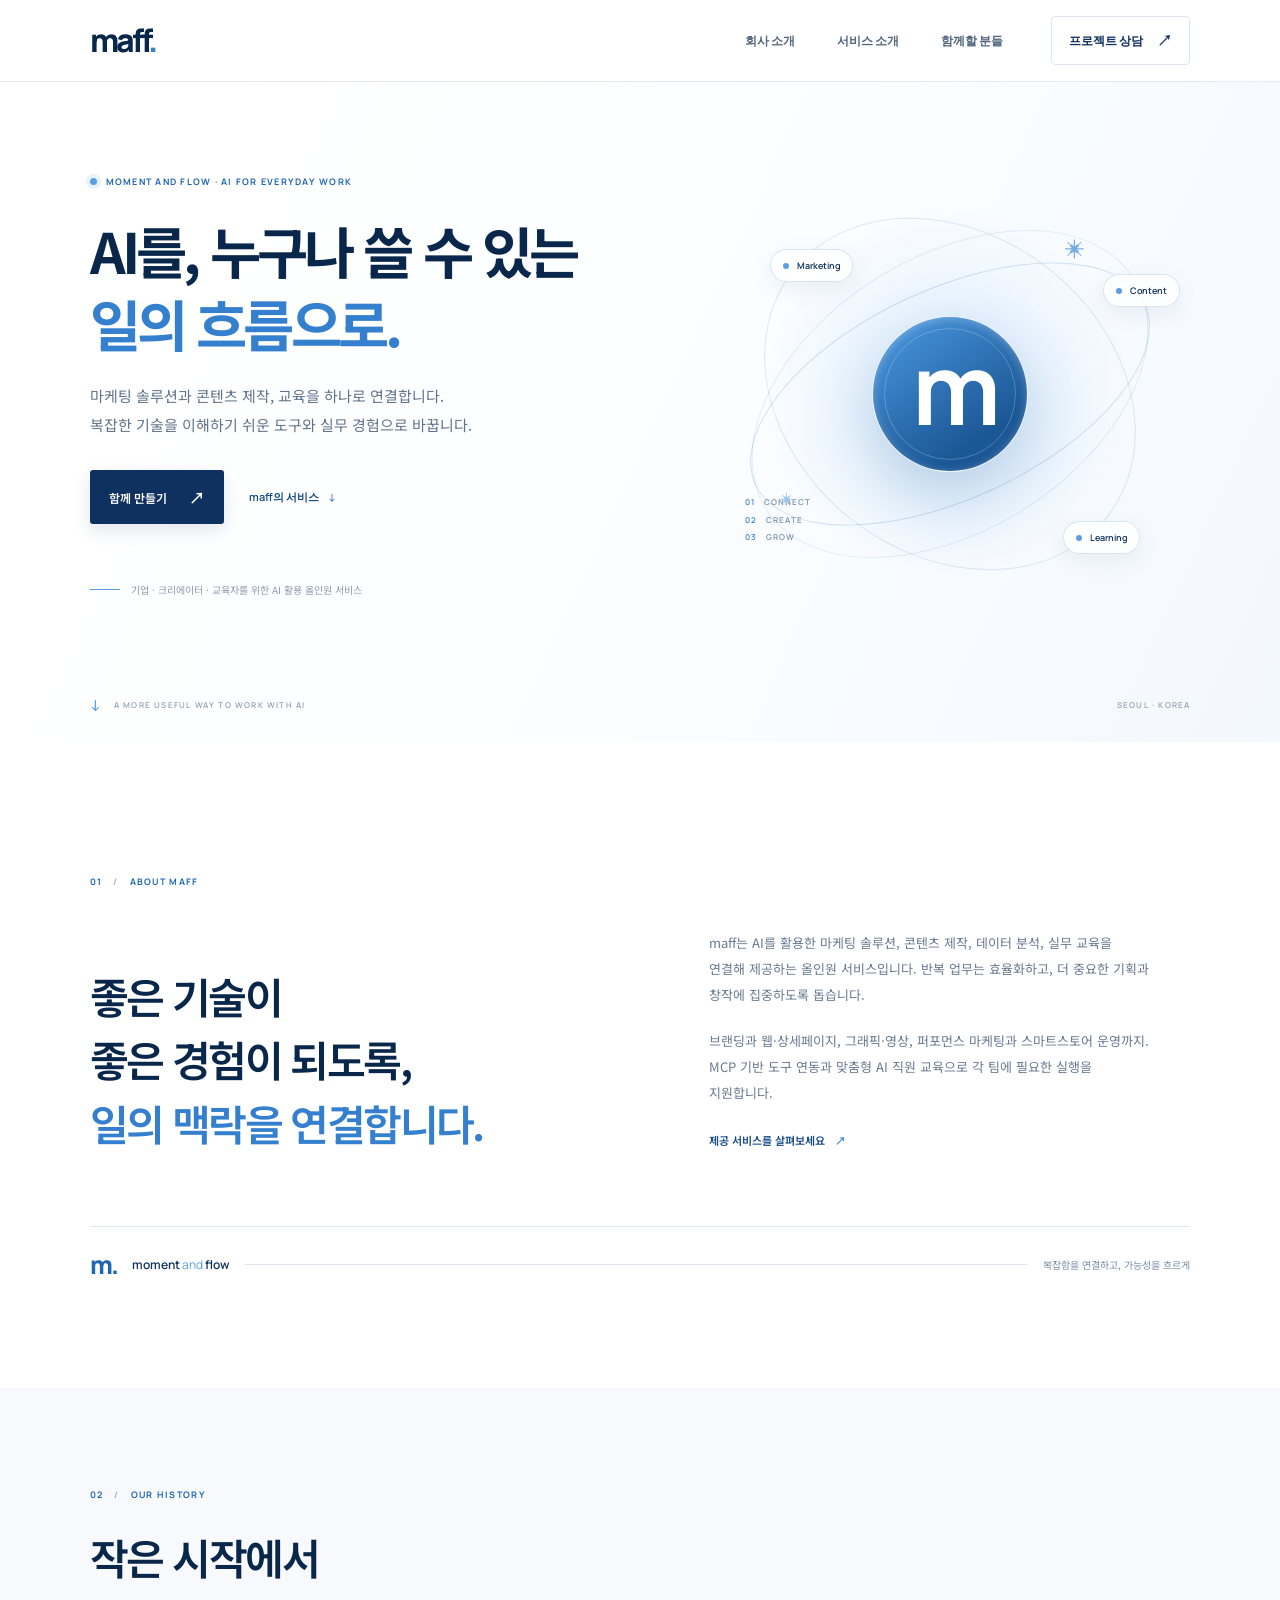
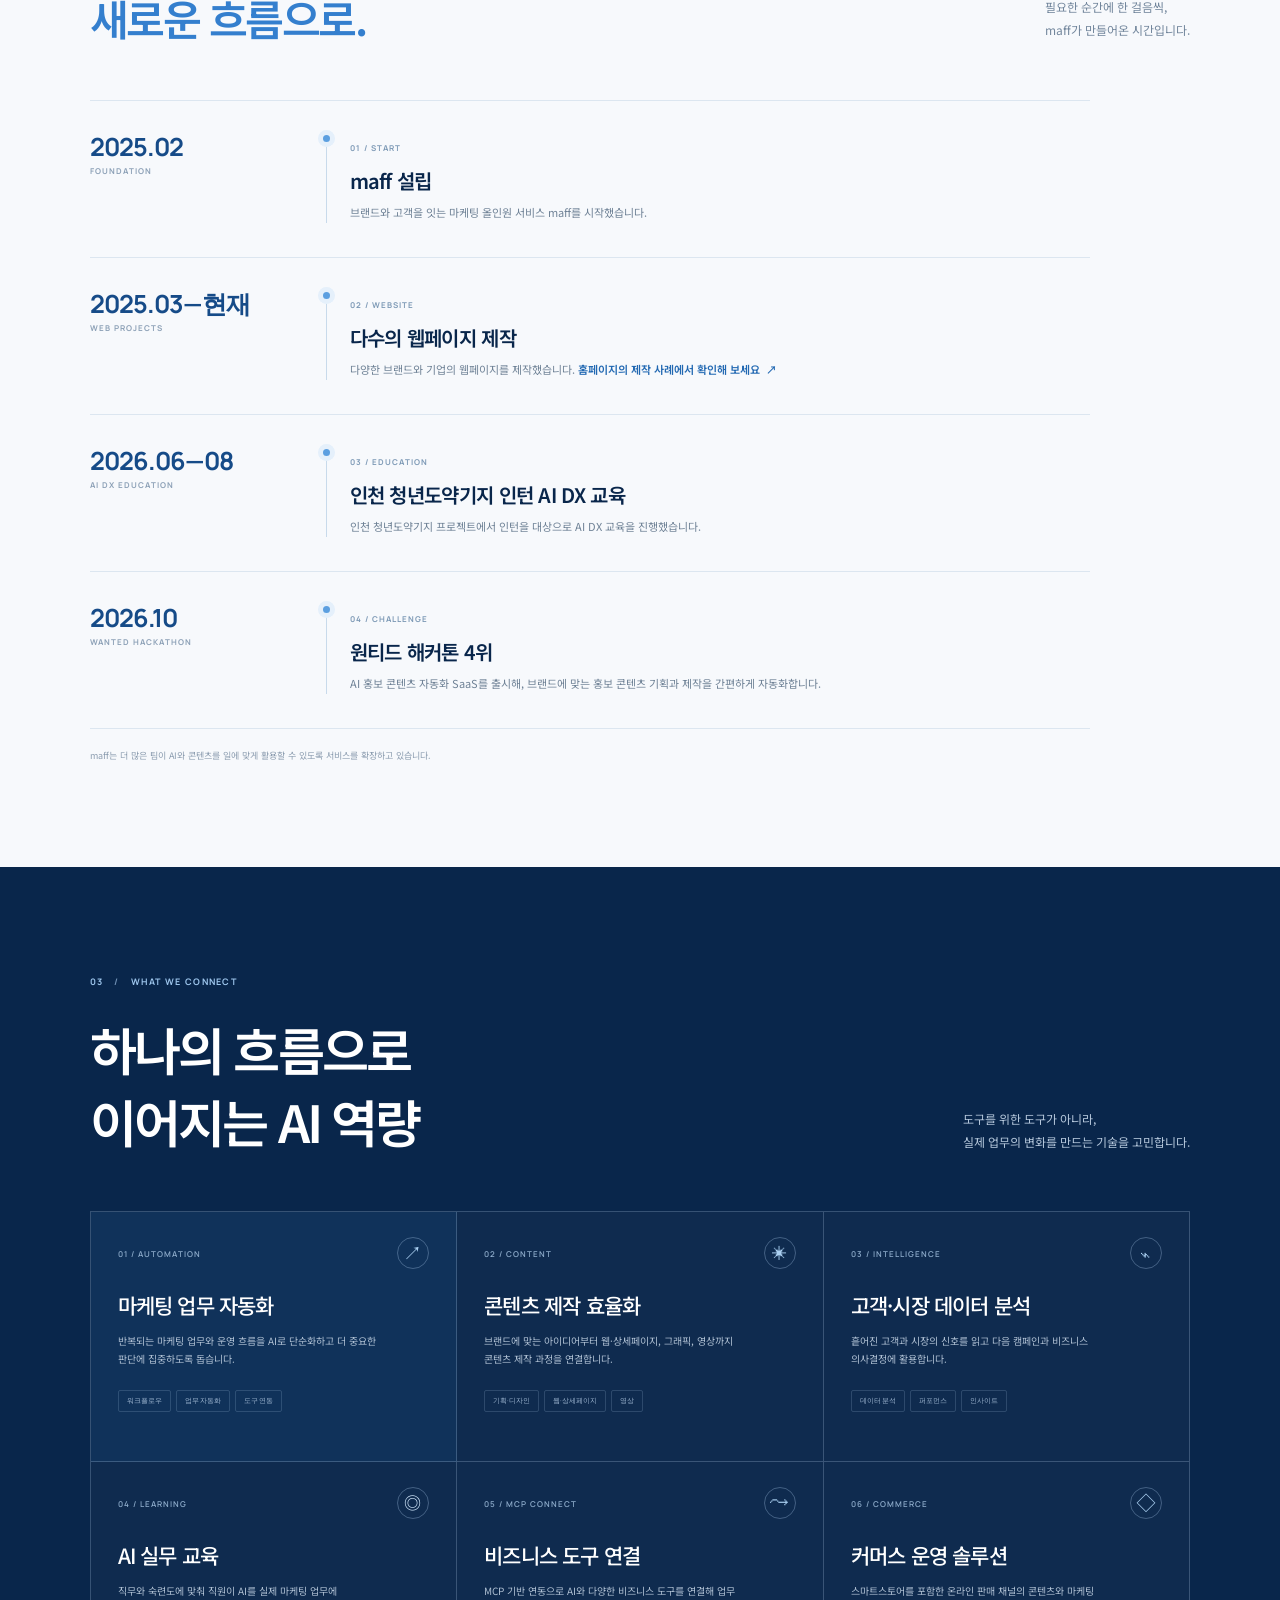
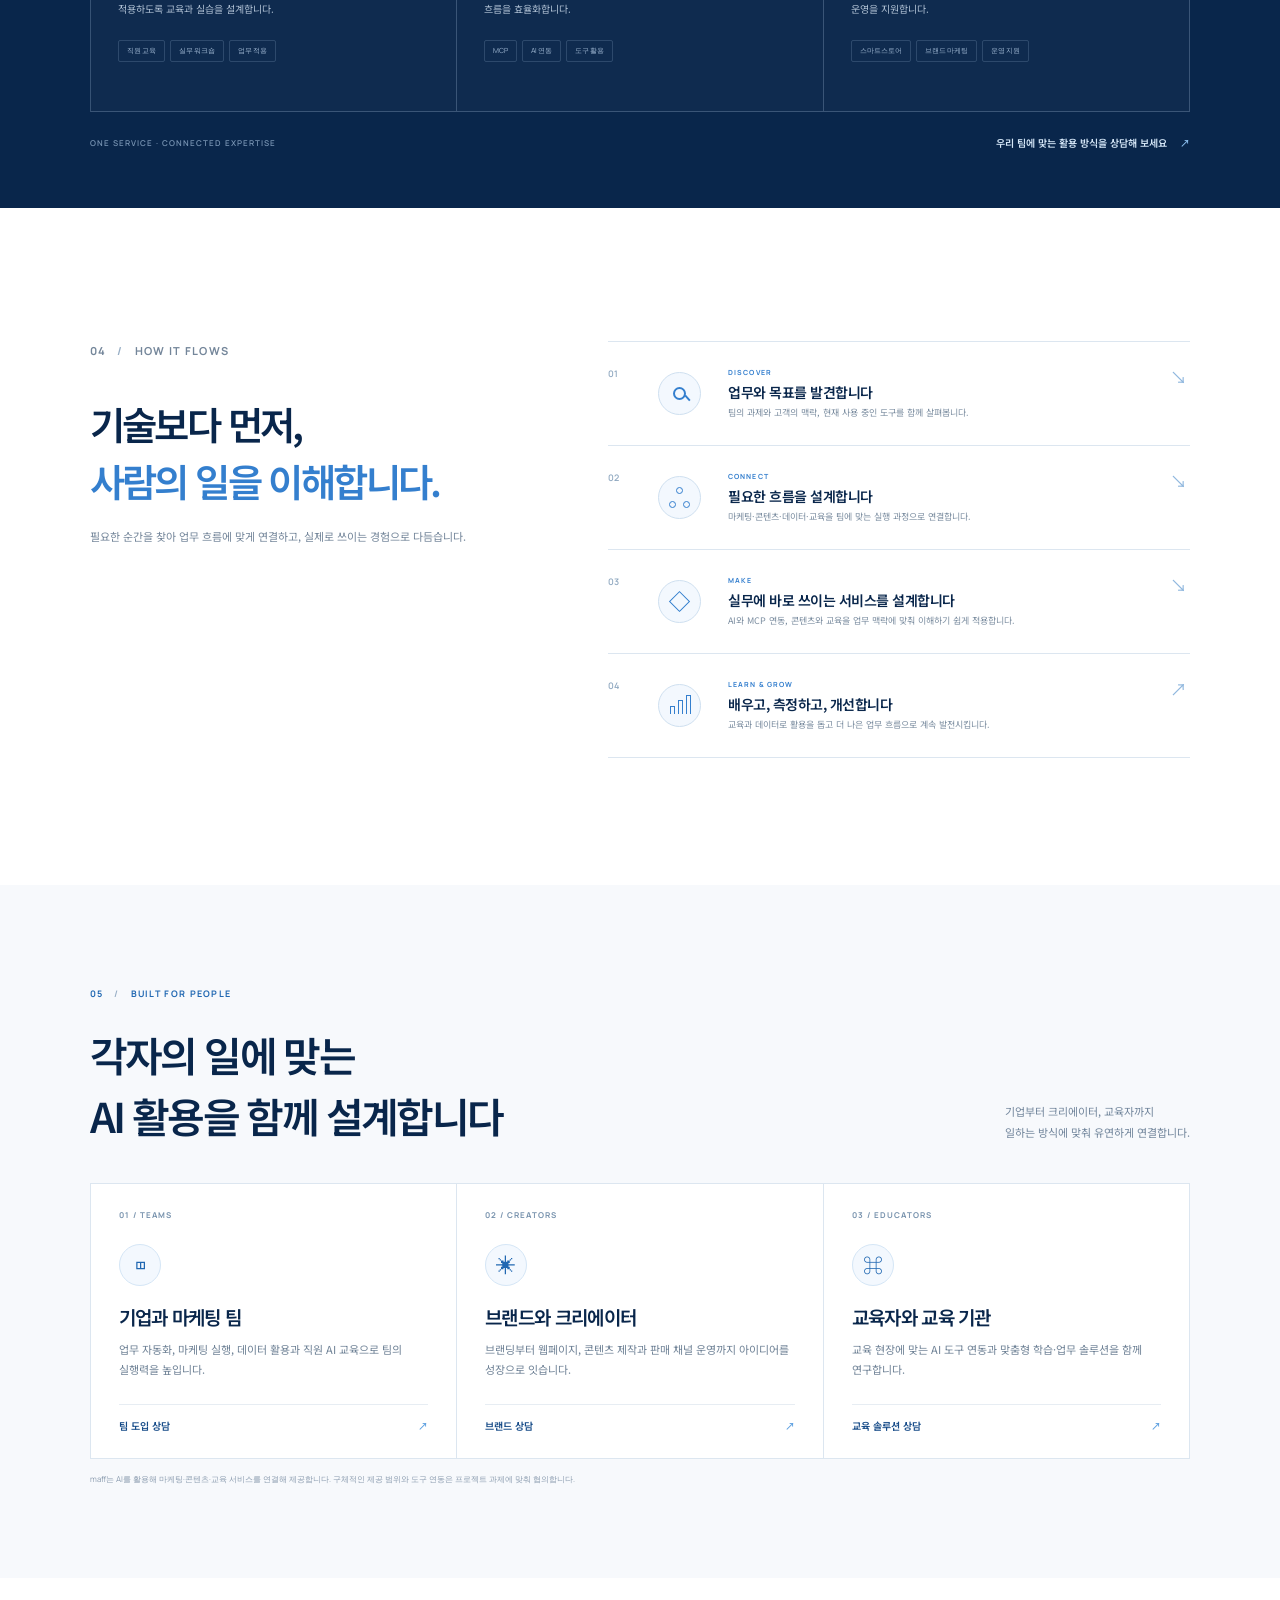
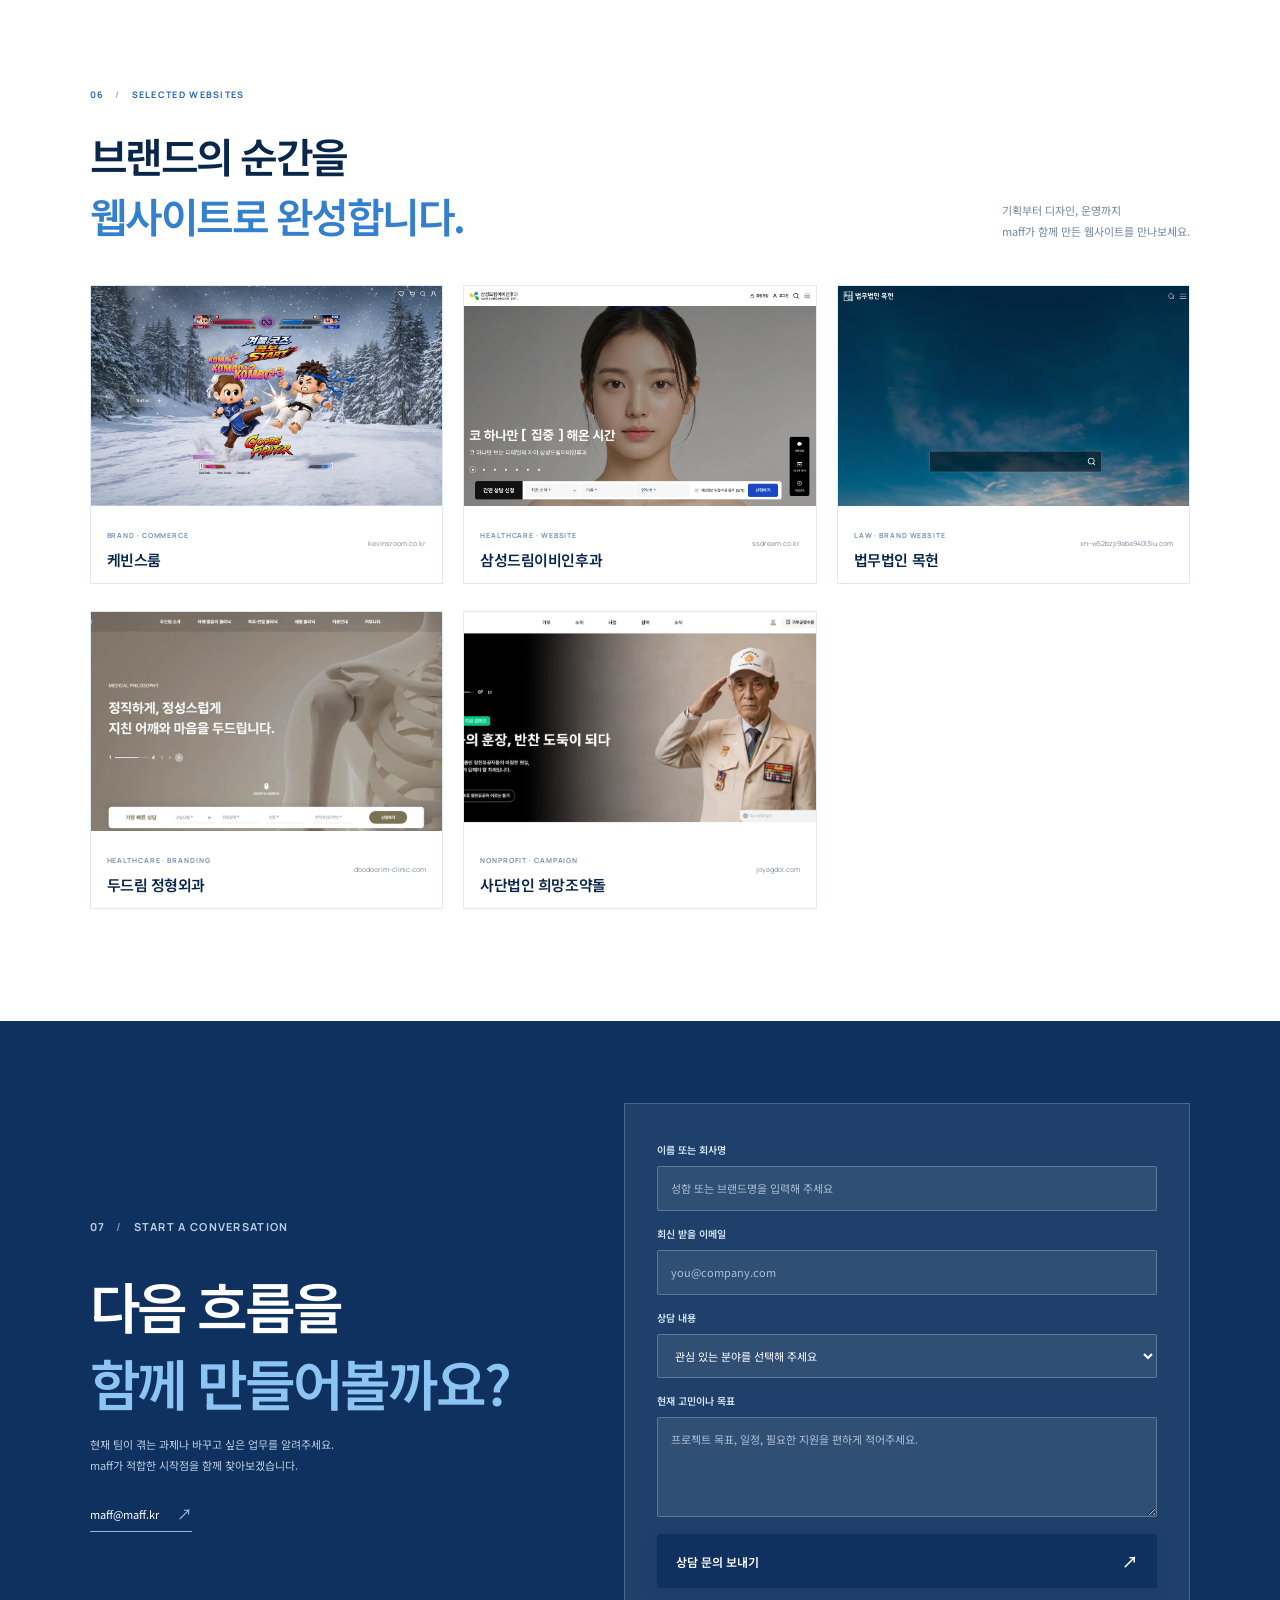
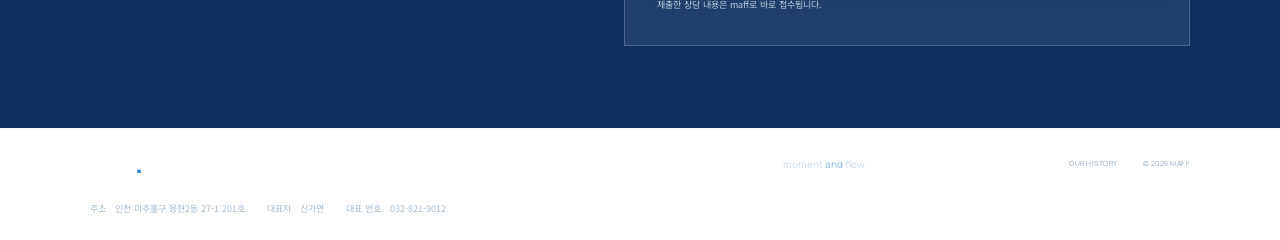
<file: index.html>
<!doctype html>
<html lang="ko">
<head>
  <meta charset="utf-8">
  <meta name="viewport" content="width=device-width, initial-scale=1">
  <meta name="theme-color" content="#ffffff">
  <meta name="description" content="maff는 AI를 활용한 마케팅 솔루션, 콘텐츠 제작, 데이터 분석, 실무 교육을 연결해 제공하는 올인원 서비스입니다.">
  <meta property="og:title" content="maff — moment and flow">
  <meta property="og:description" content="AI를 누구나 활용할 수 있는 일의 흐름으로. 마케팅, 콘텐츠, 데이터, 교육을 하나로 연결합니다.">
  <meta property="og:type" content="website">
  <title>maff — AI 기반 마케팅 올인원 서비스</title>
  <link rel="preconnect" href="https://fonts.googleapis.com">
  <link rel="preconnect" href="https://fonts.gstatic.com" crossorigin>
  <link href="https://fonts.googleapis.com/css2?family=Manrope:wght@400;500;600;700;800&family=Noto+Sans+KR:wght@400;500;600;700&display=swap" rel="stylesheet">
  <link rel="stylesheet" href="styles.css?v=footer-company-info-20261009-1">
</head>
<body>
  <a class="skip-link" href="#main">본문으로 건너뛰기</a>
  <header class="site-header">
    <div class="header-inner">
      <a class="wordmark" href="#top" aria-label="maff 홈">maff<span class="wordmark-dot">.</span></a>
      <button class="menu-toggle" type="button" aria-label="메뉴 열기" aria-expanded="false" aria-controls="primary-nav"><span></span><span></span></button>
      <nav class="primary-nav" id="primary-nav" aria-label="주요 메뉴">
        <a href="#about">회사 소개</a><a href="#capabilities">서비스 소개</a><a href="#audience">함께할 분들</a>
        <a class="nav-cta" href="#contact">프로젝트 상담 <span>↗</span></a>
      </nav>
    </div>
  </header>

  <main id="main">
    <section class="hero section-shell" id="top">
      <div class="hero-copy">
        <p class="eyebrow"><span class="eyebrow-dot"></span> MOMENT AND FLOW · AI FOR EVERYDAY WORK</p>
        <h1>AI를, 누구나 쓸 수 있는<br><span>일의 흐름으로.</span></h1>
        <p class="hero-description">마케팅 솔루션과 콘텐츠 제작, 교육을 하나로 연결합니다.<br class="desktop-only"> 복잡한 기술을 이해하기 쉬운 도구와 실무 경험으로 바꿉니다.</p>
        <div class="hero-actions"><a class="button button-primary" href="#contact">함께 만들기 <span>↗</span></a><a class="text-link" href="#about">maff의 서비스 <span>↓</span></a></div>
        <p class="hero-note"><span class="note-line"></span> 기업 · 크리에이터 · 교육자를 위한 AI 활용 올인원 서비스</p>
      </div>
      <div class="hero-art" aria-label="마케팅, 콘텐츠, 데이터, 교육이 연결되는 maff 서비스 그래픽" role="img">
        <span class="art-orbit orbit-one"></span><span class="art-orbit orbit-two"></span><span class="art-orbit orbit-three"></span>
        <div class="art-core"><span>m</span></div>
        <div class="art-node node-a"><i></i> Marketing</div><div class="art-node node-b"><i></i> Content</div><div class="art-node node-c"><i></i> Learning</div>
        <p class="art-caption"><span>01</span> CONNECT<br><span>02</span> CREATE<br><span>03</span> GROW</p><span class="art-sparkle sparkle-a">✳</span><span class="art-sparkle sparkle-b">✳</span>
      </div>
      <div class="hero-bottom"><span class="scroll-mark">↓</span> A MORE USEFUL WAY TO WORK WITH AI <span class="hero-bottom-right">SEOUL · KOREA</span></div>
    </section>

    <section class="intro section-shell" id="about">
      <p class="section-label">01 <span>/</span> ABOUT MAFF</p>
      <div class="intro-content">
        <h2>좋은 기술이<br>좋은 경험이 되도록,<br><em>일의 맥락을 연결합니다.</em></h2>
        <div class="intro-text">
          <p>maff는 AI를 활용한 마케팅 솔루션, 콘텐츠 제작, 데이터 분석, 실무 교육을 연결해 제공하는 올인원 서비스입니다. 반복 업무는 효율화하고, 더 중요한 기획과 창작에 집중하도록 돕습니다.</p>
          <p>브랜딩과 웹·상세페이지, 그래픽·영상, 퍼포먼스 마케팅과 스마트스토어 운영까지. MCP 기반 도구 연동과 맞춤형 AI 직원 교육으로 각 팀에 필요한 실행을 지원합니다.</p>
          <a class="arrow-link" href="#capabilities">제공 서비스를 살펴보세요 <span>↗</span></a>
        </div>
      </div>
      <div class="intro-signature"><span class="signature-mark">m.</span><span>moment <b>and</b> flow</span><span class="signature-line"></span><span>복잡함을 연결하고, 가능성을 흐르게</span></div>
    </section>

    <section class="history-section" id="history" aria-labelledby="history-title">
      <div class="section-shell">
        <div class="history-heading">
          <div><p class="section-label">02 <span>/</span> OUR HISTORY</p><h2 id="history-title">작은 시작에서<br><em>새로운 흐름으로.</em></h2></div>
          <p>필요한 순간에 한 걸음씩,<br>maff가 만들어온 시간입니다.</p>
        </div>
        <ol class="timeline">
          <li class="timeline-item">
            <div class="timeline-date"><span>2025.02</span><small>FOUNDATION</small></div>
            <div class="timeline-content"><span class="timeline-index">01 / START</span><h3>maff 설립</h3><p>브랜드와 고객을 잇는 마케팅 올인원 서비스 maff를 시작했습니다.</p></div>
          </li>
          <li class="timeline-item">
            <div class="timeline-date"><span>2025.03—현재</span><small>WEB PROJECTS</small></div>
            <div class="timeline-content"><span class="timeline-index">02 / WEBSITE</span><h3>다수의 웹페이지 제작</h3><p>다양한 브랜드와 기업의 웹페이지를 제작했습니다. <a class="timeline-link" href="#work">홈페이지의 제작 사례에서 확인해 보세요 <span aria-hidden="true">↗</span></a></p></div>
          </li>
          <li class="timeline-item">
            <div class="timeline-date"><span>2026.06—08</span><small>AI DX EDUCATION</small></div>
            <div class="timeline-content"><span class="timeline-index">03 / EDUCATION</span><h3>인천 청년도약기지 인턴 AI DX 교육</h3><p>인천 청년도약기지 프로젝트에서 인턴을 대상으로 AI DX 교육을 진행했습니다.</p></div>
          </li>
          <li class="timeline-item">
            <div class="timeline-date"><span>2026.10</span><small>WANTED HACKATHON</small></div>
            <div class="timeline-content"><span class="timeline-index">04 / CHALLENGE</span><h3>원티드 해커톤 4위</h3><p>AI 홍보 콘텐츠 자동화 SaaS를 출시해, 브랜드에 맞는 홍보 콘텐츠 기획과 제작을 간편하게 자동화합니다.</p></div>
          </li>
        </ol>
        <p class="history-note">maff는 더 많은 팀이 AI와 콘텐츠를 일에 맞게 활용할 수 있도록 서비스를 확장하고 있습니다.</p>
      </div>
    </section>

    <section class="services-section" id="capabilities">
      <div class="section-shell">
        <div class="services-heading"><div><p class="section-label light-label">03 <span>/</span> WHAT WE CONNECT</p><h2>하나의 흐름으로<br>이어지는 AI 역량</h2></div><p>도구를 위한 도구가 아니라,<br>실제 업무의 변화를 만드는 기술을 고민합니다.</p></div>
        <div class="service-grid">
          <article class="service-card service-featured"><div class="service-top"><span>01 / AUTOMATION</span><span class="service-icon">↗</span></div><h3>마케팅 업무 자동화</h3><p>반복되는 마케팅 업무와 운영 흐름을 AI로 단순화하고 더 중요한 판단에 집중하도록 돕습니다.</p><div class="service-tags"><span>워크플로우</span><span>업무 자동화</span><span>도구 연동</span></div></article>
          <article class="service-card"><div class="service-top"><span>02 / CONTENT</span><span class="service-icon icon-star">✳</span></div><h3>콘텐츠 제작 효율화</h3><p>브랜드에 맞는 아이디어부터 웹·상세페이지, 그래픽, 영상까지 콘텐츠 제작 과정을 연결합니다.</p><div class="service-tags"><span>기획·디자인</span><span>웹·상세페이지</span><span>영상</span></div></article>
          <article class="service-card"><div class="service-top"><span>03 / INTELLIGENCE</span><span class="service-icon">⌁</span></div><h3>고객·시장 데이터 분석</h3><p>흩어진 고객과 시장의 신호를 읽고 다음 캠페인과 비즈니스 의사결정에 활용합니다.</p><div class="service-tags"><span>데이터 분석</span><span>퍼포먼스</span><span>인사이트</span></div></article>
          <article class="service-card"><div class="service-top"><span>04 / LEARNING</span><span class="service-icon icon-ai">◎</span></div><h3>AI 실무 교육</h3><p>직무와 숙련도에 맞춰 직원이 AI를 실제 마케팅 업무에 적용하도록 교육과 실습을 설계합니다.</p><div class="service-tags"><span>직원 교육</span><span>실무 워크숍</span><span>업무 적용</span></div></article>
          <article class="service-card"><div class="service-top"><span>05 / MCP CONNECT</span><span class="service-icon">⤳</span></div><h3>비즈니스 도구 연결</h3><p>MCP 기반 연동으로 AI와 다양한 비즈니스 도구를 연결해 업무 흐름을 효율화합니다.</p><div class="service-tags"><span>MCP</span><span>AI 연동</span><span>도구 활용</span></div></article>
          <article class="service-card"><div class="service-top"><span>06 / COMMERCE</span><span class="service-icon icon-bag">◇</span></div><h3>커머스 운영 솔루션</h3><p>스마트스토어를 포함한 온라인 판매 채널의 콘텐츠와 마케팅 운영을 지원합니다.</p><div class="service-tags"><span>스마트스토어</span><span>브랜드 마케팅</span><span>운영 지원</span></div></article>
        </div>
        <div class="services-footer"><span>ONE SERVICE · CONNECTED EXPERTISE</span><a href="#contact">우리 팀에 맞는 활용 방식을 상담해 보세요 <span>↗</span></a></div>
      </div>
    </section>

    <section class="approach section-shell" id="approach">
      <div class="approach-heading"><p class="section-label">04 <span>/</span> HOW IT FLOWS</p><h2>기술보다 먼저,<br><em>사람의 일을 이해합니다.</em></h2><p>필요한 순간을 찾아 업무 흐름에 맞게 연결하고, 실제로 쓰이는 경험으로 다듬습니다.</p></div>
      <div class="flow-list">
        <article class="flow-step"><span class="flow-number">01</span><span class="flow-symbol symbol-discover"><i></i></span><div class="flow-copy"><span class="flow-kicker">DISCOVER</span><h3>업무와 목표를 발견합니다</h3><p>팀의 과제와 고객의 맥락, 현재 사용 중인 도구를 함께 살펴봅니다.</p></div><span class="flow-arrow">↘</span></article>
        <article class="flow-step"><span class="flow-number">02</span><span class="flow-symbol symbol-design"><i></i><i></i><i></i></span><div class="flow-copy"><span class="flow-kicker">CONNECT</span><h3>필요한 흐름을 설계합니다</h3><p>마케팅·콘텐츠·데이터·교육을 팀에 맞는 실행 과정으로 연결합니다.</p></div><span class="flow-arrow">↘</span></article>
        <article class="flow-step"><span class="flow-number">03</span><span class="flow-symbol symbol-make"><i></i></span><div class="flow-copy"><span class="flow-kicker">MAKE</span><h3>실무에 바로 쓰이는 서비스를 설계합니다</h3><p>AI와 MCP 연동, 콘텐츠와 교육을 업무 맥락에 맞춰 이해하기 쉽게 적용합니다.</p></div><span class="flow-arrow">↘</span></article>
        <article class="flow-step"><span class="flow-number">04</span><span class="flow-symbol symbol-grow"><i></i><i></i><i></i></span><div class="flow-copy"><span class="flow-kicker">LEARN & GROW</span><h3>배우고, 측정하고, 개선합니다</h3><p>교육과 데이터로 활용을 돕고 더 나은 업무 흐름으로 계속 발전시킵니다.</p></div><span class="flow-arrow">↗</span></article>
      </div>
    </section>

    <section class="work-teaser" id="audience">
      <div class="section-shell">
        <div class="work-heading"><div><p class="section-label">05 <span>/</span> BUILT FOR PEOPLE</p><h2>각자의 일에 맞는<br>AI 활용을 함께 설계합니다</h2></div><p>기업부터 크리에이터, 교육자까지<br>일하는 방식에 맞춰 유연하게 연결합니다.</p></div>
        <div class="audience-grid">
          <article class="audience-card"><span class="audience-index">01 / TEAMS</span><span class="audience-symbol">◫</span><h3>기업과 마케팅 팀</h3><p>업무 자동화, 마케팅 실행, 데이터 활용과 직원 AI 교육으로 팀의 실행력을 높입니다.</p><a href="#contact">팀 도입 상담 <span>↗</span></a></article>
          <article class="audience-card"><span class="audience-index">02 / CREATORS</span><span class="audience-symbol">✳</span><h3>브랜드와 크리에이터</h3><p>브랜딩부터 웹페이지, 콘텐츠 제작과 판매 채널 운영까지 아이디어를 성장으로 잇습니다.</p><a href="#contact">브랜드 상담 <span>↗</span></a></article>
          <article class="audience-card"><span class="audience-index">03 / EDUCATORS</span><span class="audience-symbol">⌘</span><h3>교육자와 교육 기관</h3><p>교육 현장에 맞는 AI 도구 연동과 맞춤형 학습·업무 솔루션을 함께 연구합니다.</p><a href="#contact">교육 솔루션 상담 <span>↗</span></a></article>
        </div>
        <p class="work-note">maff는 AI를 활용해 마케팅·콘텐츠·교육 서비스를 연결해 제공합니다. 구체적인 제공 범위와 도구 연동은 프로젝트 과제에 맞춰 협의합니다.</p>
      </div>
    </section>

    <section class="portfolio-section" id="work" aria-labelledby="portfolio-title">
      <div class="section-shell">
        <div class="portfolio-heading">
          <div><p class="section-label">06 <span>/</span> SELECTED WEBSITES</p><h2 id="portfolio-title">브랜드의 순간을<br><em>웹사이트로 완성합니다.</em></h2></div>
          <p>기획부터 디자인, 운영까지<br>maff가 함께 만든 웹사이트를 만나보세요.</p>
        </div>
        <div class="portfolio-grid">
          <a class="portfolio-card" href="https://www.kevinsroom.co.kr/" target="_blank" rel="noopener noreferrer" aria-label="케빈스룸 웹사이트 새 창에서 보기">
            <div class="portfolio-preview preview-kevinsroom has-screenshot"><img class="portfolio-shot" src="assets/portfolio/kevinsroom.webp" alt="케빈스룸 홈페이지 실제 화면" width="1280" height="800" loading="lazy" decoding="async"><span class="preview-open" aria-hidden="true">↗</span></div>
            <div class="portfolio-card-info"><div><span class="portfolio-category">BRAND · COMMERCE</span><h3>케빈스룸</h3></div><span class="portfolio-domain">kevinsroom.co.kr</span></div>
          </a>
          <a class="portfolio-card" href="https://www.ssdream.co.kr/" target="_blank" rel="noopener noreferrer" aria-label="삼성드림이비인후과 웹사이트 새 창에서 보기">
            <div class="portfolio-preview preview-ssdream has-screenshot"><img class="portfolio-shot" src="assets/portfolio/ssdream.webp" alt="삼성드림이비인후과 홈페이지 실제 화면" width="1280" height="800" loading="lazy" decoding="async"><span class="preview-open" aria-hidden="true">↗</span></div>
            <div class="portfolio-card-info"><div><span class="portfolio-category">HEALTHCARE · WEBSITE</span><h3>삼성드림이비인후과</h3></div><span class="portfolio-domain">ssdream.co.kr</span></div>
          </a>
          <a class="portfolio-card" href="https://xn--w52bzji9aba940l3iu.com/" target="_blank" rel="noopener noreferrer" aria-label="법무법인 목헌 웹사이트 새 창에서 보기">
            <div class="portfolio-preview preview-mokheon has-screenshot"><img class="portfolio-shot" src="assets/portfolio/mokheon.png" alt="법무법인 목헌 홈페이지 실제 화면" width="1280" height="800" loading="lazy" decoding="async"><span class="preview-open" aria-hidden="true">↗</span></div>
            <div class="portfolio-card-info"><div><span class="portfolio-category">LAW · BRAND WEBSITE</span><h3>법무법인 목헌</h3></div><span class="portfolio-domain">xn--w52bzji9aba940l3iu.com</span></div>
          </a>
          <a class="portfolio-card" href="https://doodoorim-clinic.com/" target="_blank" rel="noopener noreferrer" aria-label="두드림 정형외과 웹사이트 새 창에서 보기">
            <div class="portfolio-preview preview-doodoorim has-screenshot"><img class="portfolio-shot" src="assets/portfolio/doodoorim.webp" alt="두드림 정형외과 홈페이지 실제 화면" width="1280" height="800" loading="lazy" decoding="async"><span class="preview-open" aria-hidden="true">↗</span></div>
            <div class="portfolio-card-info"><div><span class="portfolio-category">HEALTHCARE · BRANDING</span><h3>두드림 정형외과</h3></div><span class="portfolio-domain">doodoorim-clinic.com</span></div>
          </a>
          <a class="portfolio-card" href="https://www.joyagdol.com/" target="_blank" rel="noopener noreferrer" aria-label="희망조약돌 웹사이트 새 창에서 보기">
            <div class="portfolio-preview preview-joyagdol has-screenshot"><img class="portfolio-shot" src="assets/portfolio/joyagdol.webp" alt="사단법인 희망조약돌 홈페이지 실제 화면" width="1280" height="800" loading="lazy" decoding="async"><span class="preview-open" aria-hidden="true">↗</span></div>
            <div class="portfolio-card-info"><div><span class="portfolio-category">NONPROFIT · CAMPAIGN</span><h3>사단법인 희망조약돌</h3></div><span class="portfolio-domain">joyagdol.com</span></div>
          </a>
        </div>
      </div>
    </section>

    <section class="contact-section" id="contact">
      <div class="section-shell contact-shell">
        <div class="contact-copy"><p class="section-label light-label">07 <span>/</span> START A CONVERSATION</p><h2>다음 흐름을<br><em>함께 만들어볼까요?</em></h2><p>현재 팀이 겪는 과제나 바꾸고 싶은 업무를 알려주세요.<br>maff가 적합한 시작점을 함께 찾아보겠습니다.</p><a class="contact-email" href="mailto:maff@maff.kr">maff@maff.kr <span>↗</span></a></div>
        <form class="contact-form" id="contact-form" action="https://formspree.io/f/mrpeqkpj" method="POST">
          <label for="contact-name">이름 또는 회사명</label><input id="contact-name" name="name" autocomplete="name" required placeholder="성함 또는 브랜드명을 입력해 주세요">
          <label for="contact-email">회신 받을 이메일</label><input id="contact-email" name="email" type="email" autocomplete="email" required placeholder="you@company.com">
          <label for="contact-topic">상담 내용</label><select id="contact-topic" name="topic" required><option value="" disabled selected>관심 있는 분야를 선택해 주세요</option><option>AI 마케팅 업무 자동화</option><option>콘텐츠 제작 및 웹·상세페이지</option><option>고객·시장 데이터와 퍼포먼스 마케팅</option><option>직원 AI 활용 교육</option><option>MCP·비즈니스 도구 연동</option><option>스마트스토어 및 커머스 운영</option><option>기타 / 통합 솔루션</option></select>
          <label for="contact-message">현재 고민이나 목표</label><textarea id="contact-message" name="message" rows="4" required placeholder="프로젝트 목표, 일정, 필요한 지원을 편하게 적어주세요."></textarea>
          <button class="button button-primary form-submit" type="submit">상담 문의 보내기 <span>↗</span></button>
          <p class="form-note" id="form-status" aria-live="polite">제출한 상담 내용은 maff로 바로 접수됩니다.</p>
        </form>
      </div>
    </section>
  </main>
  <footer class="site-footer section-shell"><a class="wordmark footer-wordmark" href="#top">maff<span class="wordmark-dot">.</span></a><p class="footer-motto">moment <b>and</b> flow</p><div class="footer-company-info" aria-label="회사 정보"><span>주소　인천 미추홀구 용현2동 27-1 201호</span><span>대표자　신가연</span><span>대표 번호　<a href="tel:+82328219012">032-821-9012</a></span></div><div class="footer-meta"><a href="#history">OUR HISTORY</a><span>© 2026 MAFF</span></div></footer>
  <script src="script.js?v=20261008-formspree-2"></script>
</body>
</html>
</file>
<file: styles.css>
:root {
  --blue-950: #09264b;
  --blue-900: #0e315f;
  --blue-800: #164b88;
  --blue-700: #2168b2;
  --blue-600: #347fce;
  --blue-500: #5c9fe0;
  --blue-300: #a8cbed;
  --blue-100: #e8f2fc;
  --blue-50: #f3f8fe;
  --ink: #14273d;
  --muted: #687b91;
  --paper: #ffffff;
  --wash: #f7f9fc;
  --line: #dce6f0;
  --font-ko: "Noto Sans KR", "Apple SD Gothic Neo", sans-serif;
  --font-en: "Manrope", "DM Sans", sans-serif;
  --page-pad: clamp(22px, 7vw, 112px);
}
* { box-sizing: border-box; }
html { scroll-behavior: smooth; scroll-padding-top: 86px; }
body { margin: 0; color: var(--ink); background: var(--paper); font-family: var(--font-ko); -webkit-font-smoothing: antialiased; }
a { color: inherit; text-decoration: none; }
button { font: inherit; }
.skip-link { position: absolute; top: -60px; left: 20px; z-index: 100; padding: 12px 18px; color: #fff; background: var(--blue-900); border-radius: 8px; }
.skip-link:focus { top: 12px; }
.section-shell { width: min(100%, 1600px); margin-inline: auto; padding-inline: var(--page-pad); }
.site-header { position: sticky; top: 0; z-index: 30; height: 82px; border-bottom: 1px solid rgba(220,230,240,.76); background: rgba(255,255,255,.91); backdrop-filter: blur(16px); }
.header-inner { display: flex; align-items: center; justify-content: space-between; width: min(100%, 1600px); height: 100%; margin-inline: auto; padding-inline: var(--page-pad); }
.wordmark { color: var(--blue-950); font: 800 32px/.9 var(--font-en); letter-spacing: -2.8px; }
.wordmark-dot { color: var(--blue-600); }
.primary-nav { display: flex; align-items: center; gap: clamp(24px, 3.3vw, 50px); color: #50657e; font: 600 12px var(--font-en); }
.primary-nav > a:not(.nav-cta) { transition: color .2s; }
.primary-nav > a:not(.nav-cta):hover { color: var(--blue-600); }
.nav-cta { display: flex; align-items: center; gap: 14px; margin-left: 6px; padding: 13px 17px; border: 1px solid var(--line); border-radius: 4px; color: var(--blue-900); transition: .2s; }
.nav-cta:hover { color: white; border-color: var(--blue-900); background: var(--blue-900); }
.nav-cta span { font-size: 15px; }
.menu-toggle { display: none; }
.hero { position: relative; display: grid; grid-template-columns: 1.05fr .95fr; align-items: center; min-height: 660px; padding-top: 58px; padding-bottom: 94px; overflow: hidden; background: linear-gradient(115deg, #fff 15%, #fbfdff 58%, #f3f8fe 100%); }
.hero-copy { position: relative; z-index: 2; padding-bottom: 6px; }
.eyebrow, .section-label, .hero-bottom, .art-caption, .service-top, .service-tags, .services-footer, .flow-kicker, .canvas-label, .canvas-foot, .work-note, .contact-card-top, .footer-meta { font-family: var(--font-en); }
.eyebrow { display: flex; align-items: center; gap: 9px; margin: 0 0 26px; color: var(--blue-700); font-size: 9px; font-weight: 700; letter-spacing: 1.25px; }
.eyebrow-dot { width: 7px; height: 7px; border-radius: 50%; background: var(--blue-500); box-shadow: 0 0 0 4px #e7f2fd; }
h1,h2,h3,p { margin-top: 0; }
.hero h1 { margin-bottom: 23px; color: var(--blue-950); font-size: clamp(37px, 4.35vw, 65px); font-weight: 700; letter-spacing: -3.8px; line-height: 1.31; word-break: keep-all; }
.hero h1 span { color: var(--blue-600); }
.hero-description { margin-bottom: 31px; color: #60748b; font-size: 15px; line-height: 1.9; word-break: keep-all; }
.hero-actions { display: flex; align-items: center; gap: 25px; }
.button { display: inline-flex; align-items: center; gap: 22px; padding: 15px 19px; border-radius: 3px; font-size: 12px; font-weight: 600; transition: .2s; }
.button-primary { color: #fff; background: var(--blue-900); box-shadow: 0 6px 18px rgba(14,49,95,.12); }
.button-primary:hover { transform: translateY(-2px); background: var(--blue-700); }
.button-primary span { font-size: 16px; }
.text-link, .arrow-link { color: var(--blue-800); font: 600 11px var(--font-en); }
.text-link span, .arrow-link span { margin-left: 7px; color: var(--blue-600); }
.hero-note { display: flex; align-items: center; gap: 11px; margin-top: 58px; color: #8b9bad; font-size: 10px; }
.note-line { width: 30px; height: 1px; background: var(--blue-500); }
.hero-art { position: relative; justify-self: end; width: min(100%, 500px); aspect-ratio: 1 / 1; margin-right: -10px; }
.hero-art::before { position: absolute; inset: 12%; border-radius: 50%; background: radial-gradient(circle, rgba(220,238,255,.9), rgba(242,248,254,.42) 62%, transparent 69%); content: ""; }
.art-orbit { position: absolute; top: 50%; left: 50%; border: 1px solid rgba(67,135,199,.24); border-radius: 50%; transform: translate(-50%,-50%) rotate(-25deg); }
.orbit-one { width: 86%; height: 42%; }
.orbit-two { width: 80%; height: 64%; transform: translate(-50%,-50%) rotate(38deg); border-color: rgba(67,135,199,.18); }
.orbit-three { width: 55%; height: 87%; transform: translate(-50%,-50%) rotate(58deg); border-color: rgba(67,135,199,.14); }
.art-core { position: absolute; top: 50%; left: 50%; display: grid; width: 156px; height: 156px; place-items: center; border: 1px solid rgba(255,255,255,.9); border-radius: 50%; background: linear-gradient(145deg, #4d9be4, #1b5795 75%); box-shadow: 0 24px 70px rgba(36,99,159,.28), inset 0 2px 10px rgba(255,255,255,.28); transform: translate(-50%,-50%); }
.art-core::before { position: absolute; inset: 11px; border: 1px solid rgba(255,255,255,.22); border-radius: 50%; content: ""; }
.art-core span { margin-top: -13px; color: white; font: 700 99px/.9 var(--font-en); letter-spacing: -12px; }
.art-node { position: absolute; display: flex; align-items: center; gap: 8px; padding: 9px 12px; border: 1px solid rgba(211,228,244,.92); border-radius: 24px; color: var(--blue-900); background: rgba(255,255,255,.86); box-shadow: 0 7px 22px rgba(21,72,119,.08); font: 600 9px var(--font-en); }
.art-node i { display: block; width: 6px; height: 6px; border-radius: 50%; background: var(--blue-500); }
.node-a { top: 21%; left: 14%; }.node-b { top: 26%; right: 4%; }.node-c { right: 12%; bottom: 18%; }
.art-caption { position: absolute; bottom: 18%; left: 9%; color: #7890a9; font-size: 8px; font-weight: 600; letter-spacing: 1px; line-height: 2.2; }
.art-caption span { margin-right: 6px; color: var(--blue-600); }
.art-sparkle { position: absolute; color: var(--blue-400, #78ade0); }
.sparkle-a { top: 18%; right: 23%; font-size: 20px; }.sparkle-b { bottom: 27%; left: 16%; color: #9dc6eb; font-size: 14px; }
.hero-bottom { position: absolute; right: var(--page-pad); bottom: 27px; left: var(--page-pad); display: flex; align-items: center; gap: 12px; color: #91a2b4; font-size: 8px; font-weight: 600; letter-spacing: 1.2px; }
.scroll-mark { color: var(--blue-500); font-size: 15px; }.hero-bottom-right { margin-left: auto; }
.intro { padding-top: 133px; padding-bottom: 106px; }
.section-label { display: flex; align-items: center; gap: 11px; color: var(--blue-700); font-size: 9px; font-weight: 700; letter-spacing: 1.3px; }
.section-label > span { color: #97aec5; }
.intro-content { display: grid; grid-template-columns: 1.05fr .95fr; align-items: end; gap: 8%; margin-top: 42px; }
.intro h2, .approach h2, .work-heading h2 { margin-bottom: 0; color: var(--blue-950); font-size: clamp(31px, 3.3vw, 47px); font-weight: 600; letter-spacing: -2.6px; line-height: 1.5; word-break: keep-all; }
.intro h2 em, .approach h2 em, .contact-copy h2 em { color: var(--blue-600); font-style: normal; }
.intro-text { max-width: 440px; padding-bottom: 4px; }
.intro-text p { margin-bottom: 20px; color: #687b91; font-size: 13px; line-height: 2; word-break: keep-all; }
.arrow-link { font-family: var(--font-ko); font-size: 11px; }
.intro-signature { display: flex; align-items: center; gap: 15px; margin-top: 72px; padding-top: 20px; border-top: 1px solid var(--line); color: #7890a8; font-size: 10px; }
.signature-mark { color: var(--blue-700); font: 800 25px var(--font-en); letter-spacing: -2px; }.intro-signature > span:nth-child(2) { color: var(--blue-900); font: 600 12px var(--font-en); }.intro-signature b { color: var(--blue-500); font-weight: 400; }.signature-line { flex: 1; height: 1px; background: var(--line); }
.services-section { padding-block: 108px 58px; color: #fff; background: var(--blue-950); }
.services-heading { display: flex; align-items: end; justify-content: space-between; margin-bottom: 54px; }
.light-label { color: #9dc5ec; }.light-label > span { color: #7292b6; }
.services-heading h2 { margin: 26px 0 0; color: #fff; font-size: clamp(34px, 4vw, 54px); font-weight: 600; letter-spacing: -2.8px; line-height: 1.4; }
.services-heading > p { margin-bottom: 4px; color: #b6c8dc; font-size: 12px; line-height: 1.9; }
.service-grid { display: grid; grid-template-columns: repeat(3, 1fr); border-top: 1px solid rgba(186,211,237,.25); border-left: 1px solid rgba(186,211,237,.25); }
.service-card { position: relative; min-height: 250px; padding: 25px 27px 23px; border-right: 1px solid rgba(186,211,237,.25); border-bottom: 1px solid rgba(186,211,237,.25); background: rgba(255,255,255,.025); transition: background .24s, transform .24s; }
.service-card:hover { z-index: 1; background: rgba(102,163,221,.12); transform: translateY(-3px); }
.service-featured { background: rgba(59,124,185,.14); }
.service-top { display: flex; align-items: center; justify-content: space-between; color: #8eaccb; font-size: 8px; font-weight: 600; letter-spacing: 1px; }
.service-icon { display: grid; width: 32px; height: 32px; place-items: center; border: 1px solid rgba(173,204,235,.33); border-radius: 50%; color: #abd0f2; font: 400 19px var(--font-en); }
.icon-orbit { font-size: 26px; }.icon-star { font-size: 15px; }.icon-bag { font-size: 20px; }.icon-ai { font-size: 17px; color: #d0e6fb; }
.service-card h3 { margin: 21px 0 10px; color: #fff; font-size: 21px; font-weight: 500; letter-spacing: -.8px; line-height: 1.5; }
.service-card p { max-width: 260px; min-height: 40px; margin-bottom: 18px; color: #afc0d3; font-size: 10px; line-height: 1.8; word-break: keep-all; }
.service-tags { display: flex; flex-wrap: wrap; gap: 5px; }
.service-tags span { padding: 5px 8px; border: 1px solid rgba(167,195,224,.2); border-radius: 2px; color: #9cb4cf; font-size: 7px; }
.services-footer { display: flex; align-items: center; justify-content: space-between; padding-top: 23px; color: #7793b2; font-size: 8px; font-weight: 600; letter-spacing: 1px; }
.services-footer a { color: #d5e7f8; font-family: var(--font-ko); font-size: 10px; letter-spacing: 0; }.services-footer a span { margin-left: 10px; color: #8dc0f0; }
.approach { display: grid; grid-template-columns: .85fr 1.15fr; gap: 8%; padding-top: 133px; padding-bottom: 127px; }
.approach-heading h2 { margin: 33px 0 17px; font-size: clamp(31px, 3vw, 43px); line-height: 1.48; }
.approach-heading > p { color: #74869a; font-size: 11px; line-height: 1.9; }
.flow-list { border-top: 1px solid var(--line); }
.flow-step { display: grid; grid-template-columns: 36px 56px 1fr 20px; align-items: center; gap: 14px; min-height: 104px; border-bottom: 1px solid var(--line); }
.flow-number { align-self: start; padding-top: 25px; color: #8fa8c0; font: 600 9px var(--font-en); }
.flow-symbol { position: relative; display: grid; width: 43px; height: 43px; place-items: center; border: 1px solid #cfe0f0; border-radius: 50%; background: var(--blue-50); }
.symbol-discover i { width: 13px; height: 13px; border: 2px solid var(--blue-600); border-radius: 50%; }.symbol-discover i::after { position: relative; top: 8px; left: 9px; display: block; width: 7px; height: 2px; background: var(--blue-600); content: ""; transform: rotate(48deg); }
.symbol-design i { position: absolute; width: 7px; height: 7px; border: 1px solid var(--blue-600); border-radius: 50%; }.symbol-design i:nth-child(1) { top: 10px; left: 17px; }.symbol-design i:nth-child(2) { bottom: 10px; left: 10px; }.symbol-design i:nth-child(3) { right: 10px; bottom: 10px; }
.symbol-make i { width: 15px; height: 15px; border: 1px solid var(--blue-600); transform: rotate(45deg); }.symbol-grow i { position: absolute; bottom: 12px; width: 5px; border: 1px solid var(--blue-600); border-bottom: 0; }.symbol-grow i:nth-child(1) { left: 11px; height: 8px; }.symbol-grow i:nth-child(2) { left: 19px; height: 14px; }.symbol-grow i:nth-child(3) { left: 27px; height: 19px; }
.flow-kicker { display: block; margin-bottom: 5px; color: var(--blue-600); font-size: 7px; font-weight: 700; letter-spacing: 1.1px; }
.flow-copy h3 { margin-bottom: 4px; color: var(--blue-950); font-size: 14px; font-weight: 600; letter-spacing: -.5px; }
.flow-copy p { margin: 0; color: #7a8c9f; font-size: 9px; line-height: 1.6; word-break: keep-all; }
.flow-arrow { align-self: start; padding-top: 22px; color: #8fb7de; font-size: 17px; }
.work-teaser { padding-block: 102px 93px; background: var(--wash); }
.work-heading { display: flex; align-items: end; justify-content: space-between; margin-bottom: 37px; }
.work-heading h2 { margin-top: 24px; font-size: clamp(30px, 3.2vw, 43px); line-height: 1.48; }
.work-heading > p { margin-bottom: 3px; color: #72869c; font-size: 11px; line-height: 1.9; }
.work-canvas { overflow: hidden; border: 1px solid #dfe9f2; background: #edf4fb; }
.canvas-label, .canvas-foot { display: flex; justify-content: space-between; padding: 14px 19px; color: #7893ad; font-size: 7px; font-weight: 600; letter-spacing: 1px; }
.canvas-visual { position: relative; display: grid; min-height: 360px; place-items: center; overflow: hidden; background: radial-gradient(ellipse at 50% 52%, rgba(255,255,255,.98), rgba(231,241,250,.75) 57%, #e9f2fa 100%); }
.canvas-ring { position: absolute; top: 50%; left: 50%; border: 1px solid rgba(72,132,190,.22); border-radius: 50%; transform: translate(-50%,-50%); }
.ring-a { width: 390px; height: 170px; transform: translate(-50%,-50%) rotate(-22deg); }.ring-b { width: 370px; height: 250px; transform: translate(-50%,-50%) rotate(27deg); }.ring-c { width: 250px; height: 320px; transform: translate(-50%,-50%) rotate(55deg); }
.canvas-center { z-index: 1; display: grid; width: 110px; height: 110px; place-items: center; border-radius: 50%; color: white; background: linear-gradient(145deg,#4d9be4,#164d86); box-shadow: 0 18px 35px rgba(28,85,139,.2); font: 700 35px var(--font-en); letter-spacing: -3px; }.canvas-center span { color: #c5e3ff; }
.canvas-chip { position: absolute; z-index: 2; padding: 9px 12px; border: 1px solid #d7e5f2; border-radius: 4px; color: #7792ab; background: rgba(255,255,255,.88); box-shadow: 0 8px 25px rgba(41,83,120,.07); font: 600 7px/1.7 var(--font-en); letter-spacing: .7px; }.canvas-chip b { color: #24476d; font-size: 10px; font-weight: 600; letter-spacing: 0; }
.chip-brand { top: 18%; left: calc(50% - 212px); }.chip-digital { top: 23%; right: calc(50% - 232px); }.chip-content { bottom: 17%; left: calc(50% - 226px); }.chip-data { right: calc(50% - 217px); bottom: 18%; }
.canvas-mini { position: absolute; right: 10%; bottom: 12%; color: #6e8eae; font: 600 9px/1.7 var(--font-en); }.canvas-mini span { color: #94adc4; }
.work-note { margin: 14px 0 0; color: #8b9caf; font-size: 8px; }
.contact-section { color: #fff; background: var(--blue-900); }
.contact-shell { display: grid; grid-template-columns: .88fr 1.12fr; align-items: center; gap: clamp(36px, 7vw, 100px); min-height: 430px; padding-top: 82px; padding-bottom: 82px; }
.contact-copy h2 { margin: 29px 0 13px; color: #fff; font-size: clamp(38px, 4.3vw, 57px); font-weight: 600; letter-spacing: -3.2px; line-height: 1.4; }
.contact-copy h2 em { color: #8cc4f4; }.contact-copy > p { margin-bottom: 24px; color: #bbcee2; font-size: 11px; line-height: 1.9; }
.contact-email { display: inline-flex; align-items: center; gap: 18px; padding-bottom: 7px; border-bottom: 1px solid #8ab7e3; color: white; font-size: 11px; }.contact-email span { color: #9bcafa; font-size: 15px; }
.contact-card { position: relative; min-height: 225px; padding: 23px; overflow: hidden; border: 1px solid rgba(220,238,255,.22); background: linear-gradient(135deg,rgba(255,255,255,.11),rgba(255,255,255,.035)); }
.contact-card-top { position: relative; z-index: 1; display: flex; align-items: center; justify-content: space-between; color: #aac5df; font-size: 7px; font-weight: 600; letter-spacing: 1px; }.contact-card-mark { color: #fff; font: 800 21px var(--font-en); letter-spacing: -2px; }
.contact-card > p { position: relative; z-index: 1; margin: 35px 0 19px; color: #fff; font-size: 20px; font-weight: 500; letter-spacing: -.8px; line-height: 1.55; }
.contact-card-link { position: relative; z-index: 1; display: inline-flex; gap: 16px; color: #c6def5; font-size: 10px; }.contact-card-link span { color: #9bcafa; }
.contact-orbit { position: absolute; right: -67px; bottom: -132px; width: 280px; height: 280px; border: 1px solid rgba(178,216,251,.24); border-radius: 50%; }.contact-orbit::before,.contact-orbit::after { position: absolute; inset: 23px; border: 1px solid rgba(178,216,251,.18); border-radius: 50%; content: ""; }.contact-orbit::after { inset: 50px; }.contact-orbit i { position: absolute; top: 42px; left: 27px; width: 7px; height: 7px; border-radius: 50%; background: #8cc4f4; }.contact-orbit i:nth-child(2) { top: 100px; left: -3px; width: 5px; height: 5px; }.contact-orbit i:nth-child(3) { top: 20px; left: 80px; width: 4px; height: 4px; }
.site-footer { display: grid; grid-template-columns: 1fr 1fr auto; grid-template-rows: auto auto; align-items: center; row-gap: 12px; min-height: 112px; padding-block: 17px; border-top: 1px solid rgba(211,231,250,.2); }.footer-wordmark { grid-column: 1; grid-row: 1; color: #fff; font-size: 25px; }.footer-motto { grid-column: 2; grid-row: 1; justify-self: center; margin: 0; color: #d0e0f0; font: 500 10px var(--font-en); }.footer-motto b { color: #85b9e9; font-weight: 400; }.footer-company-info { display: flex; grid-column: 1 / -1; grid-row: 2; flex-wrap: wrap; gap: 6px 22px; color: #a9bdd1; font-size: 9px; line-height: 1.7; }.footer-company-info a { color: inherit; text-decoration: none; }.footer-company-info a:hover { color: #fff; }.footer-meta { display: flex; grid-column: 3; grid-row: 1; gap: 25px; color: #8ea9c4; font-size: 7px; letter-spacing: .5px; }
@media (max-width: 900px) {
  :root { --page-pad: 5vw; }
  .hero { min-height: 590px; grid-template-columns: 1.1fr .9fr; }.hero-art { width: 112%; margin-right: -40px; }.hero h1 { font-size: clamp(36px,5vw,52px); }
  .service-card { padding-inline: 20px; }.service-card h3 { font-size: 19px; }.approach { gap: 5%; }.contact-shell { gap: 6%; }
}
@media (max-width: 680px) {
  :root { --page-pad: 23px; }
  html { scroll-padding-top: 68px; }.site-header { height: 66px; }.wordmark { font-size: 29px; }.menu-toggle { display: flex; flex-direction: column; gap: 5px; justify-content: center; width: 40px; height: 40px; padding: 9px; border: 1px solid var(--line); border-radius: 3px; background: white; }.menu-toggle span { display: block; width: 20px; height: 1px; background: var(--blue-900); transition: transform .2s; }.menu-toggle[aria-expanded="true"] span:first-child { transform: translateY(3px) rotate(45deg); }.menu-toggle[aria-expanded="true"] span:last-child { transform: translateY(-3px) rotate(-45deg); }
  .primary-nav { position: absolute; top: 65px; right: 0; left: 0; display: none; align-items: stretch; gap: 0; padding: 9px var(--page-pad) 22px; border-bottom: 1px solid var(--line); background: rgba(255,255,255,.98); box-shadow: 0 15px 20px rgba(18,48,78,.06); }.primary-nav.is-open { display: flex; flex-direction: column; }.primary-nav > a:not(.nav-cta) { padding: 14px 2px; border-bottom: 1px solid #edf1f5; font-size: 13px; }.nav-cta { justify-content: space-between; margin: 14px 0 0; padding: 13px 14px; }
  .hero { display: flex; flex-direction: column; align-items: stretch; min-height: auto; padding-top: 60px; padding-bottom: 69px; }.hero-copy { z-index: 3; }.eyebrow { margin-bottom: 20px; font-size: 7px; letter-spacing: .8px; }.hero h1 { margin-bottom: 16px; font-size: clamp(35px, 9vw, 48px); letter-spacing: -2.6px; line-height: 1.38; }.hero-description { font-size: 12px; }.desktop-only { display: none; }.hero-actions { gap: 18px; }.button { padding: 13px 15px; font-size: 10px; }.text-link { font-size: 10px; }.hero-note { margin-top: 30px; font-size: 9px; }.hero-art { align-self: center; width: min(100%, 390px); margin: -9px 0 -20px; }.art-core { width: 120px; height: 120px; }.art-core span { font-size: 78px; }.node-a { left: 8%; }.node-b { right: 3%; }.node-c { right: 6%; }.art-caption { left: 4%; }.hero-bottom { right: var(--page-pad); bottom: 17px; left: var(--page-pad); font-size: 7px; }
  .intro { padding-top: 83px; padding-bottom: 75px; }.intro-content { grid-template-columns: 1fr; gap: 20px; margin-top: 27px; }.intro h2 { font-size: 32px; letter-spacing: -2px; line-height: 1.48; }.intro-text { max-width: 100%; }.intro-text p { font-size: 12px; }.intro-signature { gap: 9px; margin-top: 43px; font-size: 8px; }.intro-signature > span:last-child { font-size: 8px; }.signature-line { min-width: 12px; }
  .services-section { padding-block: 78px 36px; }.services-heading { display: block; margin-bottom: 31px; }.services-heading h2 { margin-top: 21px; font-size: 37px; letter-spacing: -2px; }.services-heading > p { margin-top: 12px; font-size: 10px; }.service-grid { grid-template-columns: repeat(2,1fr); }.service-card { min-height: 226px; padding: 18px 13px 17px; }.service-top { font-size: 6px; letter-spacing: .55px; }.service-icon { width: 27px; height: 27px; font-size: 16px; }.service-card h3 { margin: 17px 0 7px; font-size: 17px; }.service-card p { min-height: 53px; margin-bottom: 12px; font-size: 9px; }.service-tags { gap: 4px; }.service-tags span { padding: 4px 5px; font-size: 6px; }.services-footer { align-items: start; gap: 12px; font-size: 6px; }.services-footer a { max-width: 155px; text-align: right; font-size: 9px; }
  .approach { grid-template-columns: 1fr; gap: 33px; padding-top: 83px; padding-bottom: 82px; }.approach-heading h2 { margin: 23px 0 12px; font-size: 34px; letter-spacing: -2px; }.flow-step { grid-template-columns: 24px 44px 1fr 15px; gap: 9px; min-height: 94px; }.flow-symbol { width: 37px; height: 37px; }.symbol-design i:nth-child(1) { top: 8px; left: 15px; }.symbol-design i:nth-child(2) { bottom: 8px; left: 8px; }.symbol-design i:nth-child(3) { right: 8px; bottom: 8px; }.symbol-grow i:nth-child(1) { left: 9px; }.symbol-grow i:nth-child(2) { left: 16px; }.symbol-grow i:nth-child(3) { left: 23px; }.flow-copy h3 { font-size: 13px; }.flow-copy p { font-size: 8px; }.flow-arrow { font-size: 14px; }
  .work-teaser { padding-block: 78px 64px; }.work-heading { display: block; margin-bottom: 25px; }.work-heading h2 { margin-top: 20px; font-size: 31px; letter-spacing: -2px; }.work-heading > p { margin-top: 11px; font-size: 10px; }.canvas-label, .canvas-foot { padding: 12px 10px; font-size: 6px; letter-spacing: .5px; }.canvas-visual { min-height: 290px; }.ring-a { width: 290px; height: 135px; }.ring-b { width: 285px; height: 205px; }.ring-c { width: 195px; height: 265px; }.canvas-center { width: 84px; height: 84px; font-size: 28px; }.canvas-chip { padding: 7px 8px; font-size: 6px; }.canvas-chip b { font-size: 8px; }.chip-brand { left: calc(50% - 154px); }.chip-digital { right: calc(50% - 164px); }.chip-content { left: calc(50% - 163px); }.chip-data { right: calc(50% - 153px); }.canvas-mini { right: 7%; bottom: 7%; font-size: 7px; }.work-note { font-size: 7px; line-height: 1.6; }
  .contact-shell { grid-template-columns: 1fr; gap: 34px; padding-top: 73px; padding-bottom: 55px; }.contact-copy h2 { margin: 23px 0 11px; font-size: 43px; letter-spacing: -2.6px; }.contact-card { min-height: 205px; }.contact-card > p { margin-top: 28px; font-size: 19px; }.site-footer { grid-template-columns: 1fr auto; grid-template-rows: auto auto auto; gap: 10px 8px; min-height: 100px; padding-top: 18px; padding-bottom: 17px; }.footer-wordmark { grid-column: 1; grid-row: 1; }.footer-motto { grid-column: 2; grid-row: 1; justify-self: end; }.footer-company-info { grid-column: 1 / -1; grid-row: 2; gap: 4px 12px; font-size: 8px; }.footer-meta { grid-column: 1 / -1; grid-row: 3; justify-content: space-between; gap: 8px; font-size: 6px; }
}
@media (prefers-reduced-motion: reduce) { html { scroll-behavior: auto; } *, *::before, *::after { transition-duration: .01ms !important; animation-duration: .01ms !important; animation-iteration-count: 1 !important; } }

/* AI platform home refresh */
.audience-grid { display: grid; grid-template-columns: repeat(3, 1fr); border-top: 1px solid var(--line); border-left: 1px solid var(--line); background: #fff; }
.audience-card { display: flex; min-height: 275px; flex-direction: column; align-items: flex-start; padding: 25px 28px; border-right: 1px solid var(--line); border-bottom: 1px solid var(--line); background: #fff; transition: background .2s, transform .2s; }
.audience-card:hover { background: #f8fbff; transform: translateY(-3px); }
.audience-index { color: #7792ad; font: 700 8px var(--font-en); letter-spacing: 1px; }
.audience-symbol { display: grid; width: 42px; height: 42px; margin-top: 24px; place-items: center; border: 1px solid #d5e6f6; border-radius: 50%; color: var(--blue-700); background: var(--blue-50); font-size: 20px; }
.audience-card h3 { margin: 17px 0 9px; color: var(--blue-950); font-size: 19px; font-weight: 600; letter-spacing: -.7px; }
.audience-card p { margin: 0 0 20px; color: #6f8296; font-size: 11px; line-height: 1.9; word-break: keep-all; }
.audience-card a { display: flex; width: 100%; justify-content: space-between; margin-top: auto; padding-top: 13px; border-top: 1px solid #e7edf3; color: var(--blue-800); font-size: 10px; font-weight: 600; }
.audience-card a span { color: var(--blue-500); }
.portfolio-section { padding-block: 110px 112px; background: #fff; }
.portfolio-heading { display: flex; align-items: end; justify-content: space-between; gap: 30px; margin-bottom: 39px; }
.portfolio-heading h2 { margin: 24px 0 0; color: var(--blue-950); font-size: clamp(31px, 3.2vw, 44px); font-weight: 600; letter-spacing: -2.5px; line-height: 1.48; word-break: keep-all; }
.portfolio-heading h2 em { color: var(--blue-600); font-style: normal; }
.portfolio-heading > p { margin: 0 0 4px; color: #72869c; font-size: 11px; line-height: 1.9; word-break: keep-all; }
.portfolio-grid { display: grid; grid-template-columns: repeat(3, minmax(0, 1fr)); gap: 27px 20px; }
.portfolio-card { display: block; min-width: 0; border: 1px solid #e1eaf2; background: #fff; transition: transform .24s, box-shadow .24s, border-color .24s; }
.portfolio-card:hover { transform: translateY(-4px); border-color: #c8daeb; box-shadow: 0 16px 36px rgba(17,54,91,.1); }
.portfolio-preview { position: relative; aspect-ratio: 16 / 10; overflow: hidden; background: linear-gradient(135deg, #eaf3fb, #f9fbfd); isolation: isolate; }
.portfolio-preview::before { position: absolute; inset: 25px 0 0; z-index: -1; background: radial-gradient(ellipse at 50% 20%,rgba(255,255,255,.96),rgba(231,241,250,.7) 58%,#e2edf7 100%); content: ""; }
.portfolio-preview.has-screenshot::before { display: none; }
.portfolio-shot { display: block; width: 100%; height: 100%; object-fit: cover; object-position: center top; }
.preview-browser { position: absolute; z-index: 3; top: 0; right: 0; left: 0; display: flex; height: 25px; align-items: center; gap: 4px; padding-inline: 10px; border-bottom: 1px solid rgba(210,223,236,.85); color: #8194a8; background: rgba(255,255,255,.96); font: 500 7px var(--font-en); letter-spacing: .15px; }
.preview-browser i { display: block; width: 5px; height: 5px; border-radius: 50%; background: #c5d2df; }
.preview-browser i:first-child { background: #96b9d9; }
.preview-browser b { margin-left: 7px; font-weight: 500; }
.portfolio-page { position: absolute; inset: 25px 0 0; overflow: hidden; color: #1e3854; background: #fff; font-family: var(--font-ko); }
.mini-site-nav { position: relative; z-index: 2; display: flex; height: 27px; align-items: center; justify-content: space-between; padding-inline: 15px; border-bottom: 1px solid rgba(35,63,91,.08); color: #526a80; background: rgba(255,255,255,.92); }
.mini-site-nav b { color: #233c54; font-size: 7px; font-weight: 700; letter-spacing: -.2px; }
.mini-site-nav span { color: #7b8b9b; font-size: 5px; white-space: nowrap; }
.mini-hero { position: relative; height: calc(100% - 47px); min-height: 145px; padding: 19px 18px; overflow: hidden; }
.mini-hero small { position: relative; z-index: 1; display: block; margin-bottom: 9px; color: #7994aa; font: 700 5px var(--font-en); letter-spacing: 1px; }
.mini-hero strong { position: relative; z-index: 1; display: block; color: #183957; font-size: 16px; font-weight: 600; letter-spacing: -.8px; line-height: 1.38; word-break: keep-all; }
.mini-copy { position: relative; z-index: 1; display: block; margin-top: 7px; color: #73889c; font-size: 6px; }
.mini-cta { position: relative; z-index: 2; display: inline-block; margin-top: 10px; padding: 5px 8px; color: #fff; background: #193c60; font-size: 5px; }
.mini-bottom-line { display: flex; height: 20px; align-items: center; justify-content: space-between; padding-inline: 15px; border-top: 1px solid rgba(35,63,91,.08); color: #778da1; background: #fff; font: 600 5px var(--font-en); letter-spacing: .4px; }
.mini-bottom-line span { color: #9aabba; }
.page-kevinsroom { background: #e8f0f7; }
.page-kevinsroom .mini-hero { background: linear-gradient(115deg,#eef4f9 0%,#e1edf7 58%,#cedfee 100%); }
.page-kevinsroom .mini-hero strong { color: #183e60; font-size: 18px; }
.mini-product { position: absolute; right: 20%; bottom: 17px; display: block; width: 42px; height: 59px; border: 1px solid rgba(19,52,78,.16); border-radius: 7px 7px 4px 4px; background: linear-gradient(90deg,#f5f7f8,#d8e6ee 60%,#fff); box-shadow: 5px 8px 15px rgba(26,61,92,.12); transform: rotate(7deg); }
.product-one { right: 18%; width: 44px; height: 62px; }.product-two { right: 34%; bottom: 19px; width: 35px; height: 43px; background: #f4d991; transform: rotate(-9deg); }.product-three { right: 7%; bottom: 13px; width: 46px; height: 39px; border-radius: 4px; background: #d9a8a4; transform: rotate(4deg); }
.page-ssdream { background: #f0f5f8; }
.page-ssdream .mini-hero { background: linear-gradient(120deg,#f6fafc 0%,#e6f0f5 68%,#d5e5ef 100%); }
.page-ssdream .mini-hero strong { font-size: 16px; }
.mini-medical-orbit { position: absolute; top: 20px; right: 34px; width: 114px; height: 114px; border: 1px solid rgba(34,106,150,.24); border-radius: 50%; box-shadow: 0 0 0 14px rgba(255,255,255,.32),0 0 0 29px rgba(50,123,166,.08); }
.mini-medical-orbit::before { position: absolute; top: 17px; left: 25px; width: 66px; height: 80px; border: 1px solid rgba(36,98,136,.22); border-radius: 50% 50% 42% 42%; content: ""; transform: rotate(24deg); }
.mini-medical-dot { position: absolute; top: 78px; right: 84px; width: 8px; height: 8px; border-radius: 50%; background: #6aa6c9; box-shadow: 0 0 0 8px rgba(106,166,201,.13); }
.page-mokheon { color: #f6f2e9; background: #142a40; }
.page-mokheon .mini-site-nav { border-color: rgba(244,231,203,.16); color: #e2d8c4; background: #142a40; }
.page-mokheon .mini-site-nav b { color: #f2ead9; }
.page-mokheon .mini-site-nav span { color: #c6bda9; }
.page-mokheon .mini-hero { background: linear-gradient(120deg,#172d43,#203e59); }
.page-mokheon .mini-hero small { color: #c3a977; }
.page-mokheon .mini-hero strong { color: #fffaf1; font-weight: 500; }
.page-mokheon .mini-copy { color: #c7c0b3; }
.page-mokheon .mini-bottom-line { border-color: rgba(244,231,203,.16); color: #d1c7b5; background: #142a40; }
.mini-law-line { position: absolute; top: 22px; right: 75px; width: 1px; height: 108px; background: linear-gradient(transparent,#b99b67,transparent); transform: rotate(23deg); }
.mini-law-seal { position: absolute; right: 36px; bottom: 34px; display: grid; width: 41px; height: 41px; place-items: center; border: 1px solid rgba(202,174,122,.58); border-radius: 50%; color: #d0b783; font: 500 13px var(--font-en); }
.page-doodoorim { background: #f4f6f2; }
.page-doodoorim .mini-hero { background: linear-gradient(115deg,#f6f7f4 0%,#e9efeb 57%,#d6e4de 100%); }
.page-doodoorim .mini-hero strong { color: #263f43; font-size: 15px; }
.page-doodoorim .mini-hero small { color: #77978a; }
.page-doodoorim .mini-copy { color: #6d8579; }
.mini-care-shape { position: absolute; right: 38px; bottom: -39px; width: 139px; height: 154px; border-radius: 58% 42% 0 0; background: linear-gradient(155deg,#c1d3c9,#e6ede8); transform: rotate(-10deg); }
.mini-care-person { position: absolute; right: 82px; bottom: 23px; width: 54px; height: 70px; border-radius: 50% 50% 20% 20%; background: linear-gradient(#b9a88e 0 25%,#fff 25% 100%); box-shadow: 0 -17px 0 -5px #8b796a; }
.page-joyagdol { background: #fff8f0; }
.page-joyagdol .mini-hero { background: linear-gradient(120deg,#fff5e6,#ffefd9 55%,#f7ddbe); }
.page-joyagdol .mini-hero small { color: #c18350; }
.page-joyagdol .mini-hero strong { color: #633d2b; font-size: 15px; }
.page-joyagdol .mini-copy { color: #9a6d4c; }
.mini-hope-sun { position: absolute; top: 31px; right: 62px; width: 78px; height: 78px; border-radius: 50%; background: #f2b86e; box-shadow: 0 0 0 15px rgba(242,184,110,.14); }
.mini-hope-wave { position: absolute; right: -4px; bottom: -35px; width: 179px; height: 78px; border-radius: 50% 50% 0 0; background: #f2c58f; transform: rotate(-8deg); }
.mini-hope-wave::before { position: absolute; top: 12px; left: -13px; width: 194px; height: 68px; border-radius: 50% 50% 0 0; background: rgba(255,255,255,.43); content: ""; }
.preview-open { position: absolute; z-index: 4; right: 12px; bottom: 12px; display: grid; width: 30px; height: 30px; place-items: center; border: 1px solid rgba(215,229,242,.9); border-radius: 50%; color: var(--blue-800); background: rgba(255,255,255,.94); font: 500 14px var(--font-en); opacity: 0; transform: translateY(4px); transition: opacity .2s, transform .2s; }
.portfolio-card:hover .preview-open, .portfolio-card:focus-visible .preview-open { opacity: 1; transform: translateY(0); }
.portfolio-card-info { display: flex; min-height: 77px; align-items: center; justify-content: space-between; gap: 12px; padding: 13px 16px; }
.portfolio-category { color: #7891aa; font: 700 7px var(--font-en); letter-spacing: .9px; }
.portfolio-card-info h3 { margin: 6px 0 0; color: var(--blue-950); font-size: 15px; font-weight: 600; letter-spacing: -.45px; word-break: keep-all; }
.portfolio-domain { max-width: 47%; color: #8b9bad; font: 500 7px/1.5 var(--font-en); text-align: right; overflow-wrap: anywhere; }
@media (max-width: 900px) {
  .portfolio-grid { grid-template-columns: repeat(2, minmax(0, 1fr)); }
}
@media (max-width: 680px) {
  .portfolio-section { padding-block: 79px 81px; }
  .portfolio-heading { display: block; margin-bottom: 25px; }
  .portfolio-heading h2 { margin-top: 20px; font-size: 32px; letter-spacing: -2px; }
  .portfolio-heading > p { margin-top: 11px; font-size: 10px; }
  .portfolio-grid { gap: 14px; }
  .portfolio-card-info { min-height: 67px; align-items: start; flex-direction: column; gap: 6px; padding: 11px 12px; }
  .portfolio-category { font-size: 6px; letter-spacing: .5px; }
  .portfolio-card-info h3 { margin-top: 5px; font-size: 13px; }
  .portfolio-domain { max-width: 100%; font-size: 6px; text-align: left; }
  .preview-browser { height: 21px; padding-inline: 7px; font-size: 6px; }
  .portfolio-preview::before { inset-block-start: 21px; }
  .portfolio-preview iframe { top: 21px; }
}
@media (max-width: 440px) {
  .portfolio-grid { grid-template-columns: 1fr; gap: 16px; }
  .portfolio-card-info { min-height: 74px; flex-direction: row; align-items: center; padding-inline: 14px; }
  .portfolio-category { font-size: 7px; }
  .portfolio-card-info h3 { font-size: 14px; }
  .portfolio-domain { max-width: 45%; font-size: 7px; text-align: right; }
}
.contact-form { display: grid; min-width: 0; align-content: start; gap: 9px; padding: clamp(20px, 3vw, 32px); border: 1px solid rgba(220,238,255,.23); background: rgba(255,255,255,.07); }
.contact-form label { margin-top: 6px; color: #d8e8f8; font-size: 10px; font-weight: 600; }
.contact-form input, .contact-form select, .contact-form textarea { width: 100%; padding: 12px 13px; border: 1px solid rgba(213,231,248,.27); border-radius: 2px; outline: none; color: #fff; background: rgba(255,255,255,.08); font: 400 11px/1.7 var(--font-ko); }
.contact-form input::placeholder, .contact-form textarea::placeholder { color: #a9bfd5; }
.contact-form select { color: #fff; }
.contact-form select option { color: var(--ink); background: #fff; }
.contact-form input:focus, .contact-form select:focus, .contact-form textarea:focus { border-color: #9bcafa; box-shadow: 0 0 0 3px rgba(155,202,250,.14); }
.contact-form textarea { resize: vertical; }
.form-submit { justify-content: space-between; width: 100%; margin-top: 8px; border: 0; cursor: pointer; }
.form-note { margin: 0; color: #b9cde0; font-size: 9px; line-height: 1.7; }
@media (max-width: 900px) {
  .audience-grid { grid-template-columns: repeat(2, minmax(0, 1fr)); }
  .audience-card { padding-inline: 20px; }
  .audience-card:last-child { grid-column: 1 / -1; justify-self: center; width: 50%; }
  .contact-shell { grid-template-columns: 1fr; gap: 36px; padding-top: 70px; padding-bottom: 58px; }
  .contact-copy { max-width: 680px; }
  .contact-form { width: 100%; }
}
@media (max-width: 680px) {
  .audience-grid { grid-template-columns: 1fr; }
  .audience-card:last-child { grid-column: auto; width: 100%; }
  .audience-card { min-height: 235px; padding: 21px; }
  .audience-symbol { margin-top: 17px; }
  .contact-form { padding: 19px; }
  .contact-form input, .contact-form select, .contact-form textarea { font-size: 12px; }
}

/* Company history */
.history-heading h2 { margin: 25px 0 0; color: var(--blue-950); font-size: clamp(32px, 3.3vw, 47px); font-weight: 600; letter-spacing: -2.5px; line-height: 1.45; word-break: keep-all; }
.history-heading h2 em { color: var(--blue-600); font-style: normal; }
.history-section { padding-block: 100px 105px; background: var(--wash); }
.history-heading { display: flex; align-items: end; justify-content: space-between; gap: 30px; margin-bottom: 52px; }
.history-heading > p { margin: 0 0 7px; color: #72869c; font-size: 12px; line-height: 1.9; }
.timeline { max-width: 1000px; margin: 0; padding: 0; border-top: 1px solid #dce6f0; list-style: none; }
.timeline-item { display: grid; grid-template-columns: 190px minmax(0, 1fr); gap: 46px; padding: 31px 0 34px; border-bottom: 1px solid #dce6f0; }
.timeline-date { display: flex; flex-direction: column; align-items: flex-start; gap: 6px; padding-top: 2px; color: var(--blue-800); font: 700 25px/1 var(--font-en); letter-spacing: -1px; }
.timeline-date small { color: #8da1b7; font: 700 8px var(--font-en); letter-spacing: 1px; }
.timeline-content { position: relative; padding-left: 23px; border-left: 1px solid #c8daeb; }
.timeline-content::before { position: absolute; top: 3px; left: -4px; width: 7px; height: 7px; border-radius: 50%; background: var(--blue-500); box-shadow: 0 0 0 5px #e5f0fb; content: ""; }
.timeline-index { color: #7e9ab6; font: 700 8px var(--font-en); letter-spacing: 1px; }
.timeline-content h3 { margin: 10px 0 7px; color: var(--blue-950); font-size: 20px; font-weight: 600; letter-spacing: -.7px; }
.timeline-content p { max-width: 650px; margin: 0; color: #6f8296; font-size: 11px; line-height: 1.9; word-break: keep-all; }
.timeline-link { color: var(--blue-700); font-weight: 600; text-decoration: none; text-underline-offset: 3px; }
.timeline-link:hover, .timeline-link:focus-visible { text-decoration: underline; }
.timeline-link span { display: inline-block; margin-left: 3px; }
.history-note { margin: 20px 0 0; color: #8b9caf; font-size: 9px; }
@media (max-width: 900px) {
  .timeline-item { grid-template-columns: 160px 1fr; gap: 26px; }
}
@media (max-width: 680px) {
  .history-heading h2 { font-size: 33px; letter-spacing: -2px; }
  .history-section { padding-block: 76px; }
  .history-heading { display: block; margin-bottom: 30px; }
  .history-heading > p { margin-top: 13px; font-size: 10px; }
  .timeline-item { grid-template-columns: 1fr; gap: 16px; padding-block: 23px; }
  .timeline-date { flex-direction: row; align-items: baseline; gap: 10px; font-size: 22px; }
  .timeline-content { margin-left: 4px; padding-left: 18px; }
  .timeline-content h3 { font-size: 17px; }
  .timeline-content p { font-size: 10px; }
  .history-note { font-size: 8px; line-height: 1.7; }
}
</file>
